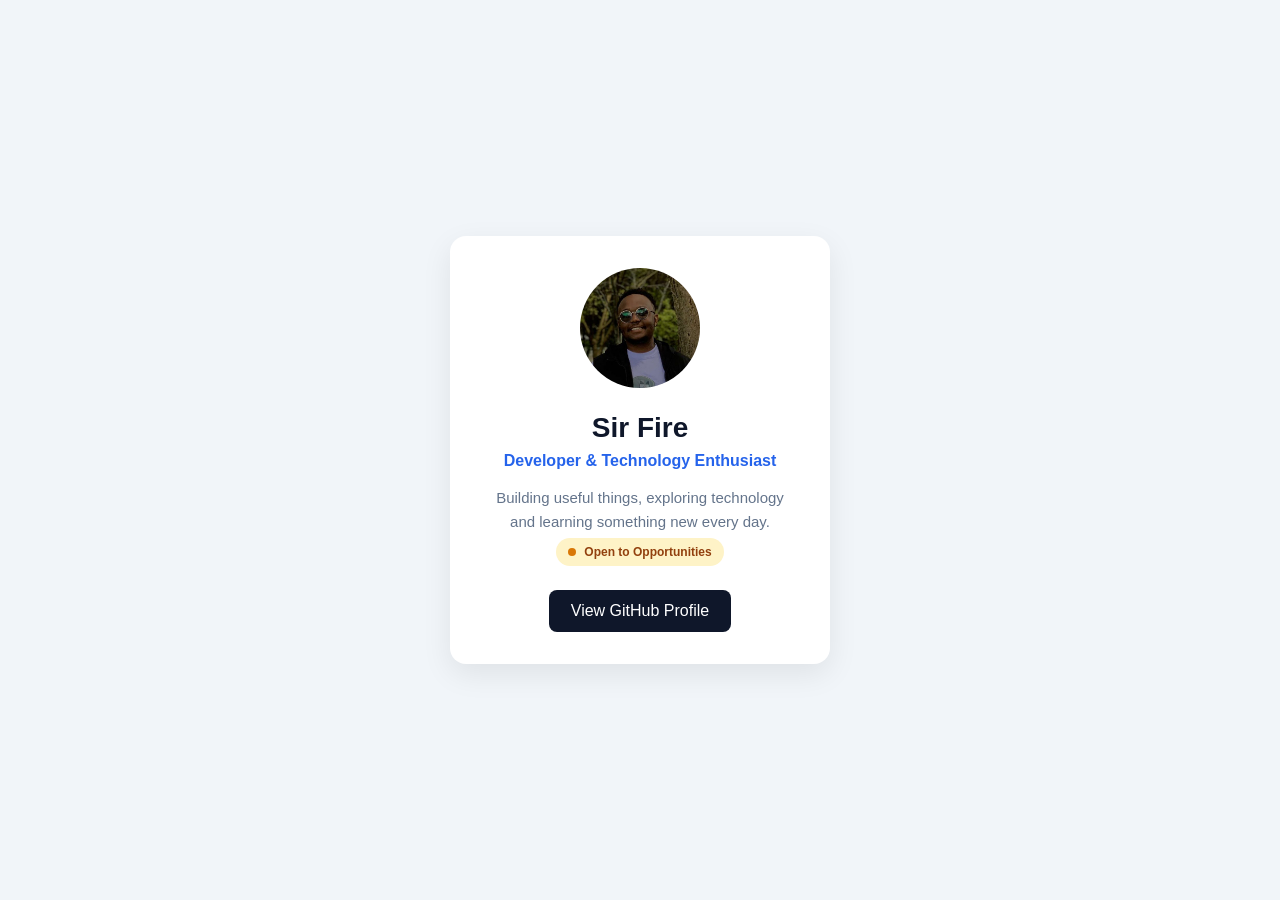
<file: html-css/profile-card/index.html>
<!DOCTYPE html>
<html lang="en">
<head>
    <meta charset="UTF-8">
    <meta name="viewport" content="width=device-width, initial-scale=1.0">
    <meta name="description" content="A personal profile card.">
    <title>Personal Profile Card</title>
    <link rel="stylesheet" href="style.css">
    <script src="script.js" defer></script>
</head>
<body>

    <main>
        <article class="profile-card">
            <div class="profile-image">
                <img src="images/brandon_dp.jpg" alt="Sir Fire Portrait">
            </div>

            <div class="profile-details">
                <h1>Sir Fire</h1>
                <p class="role">Developer & Technology Enthusiast</p>
                <p class="bio">
                    Building useful things, exploring technology
                    and learning something new every day.
                </p>
                <p class="availability">
                    <span class="status-dot"></span>
                    Open to Opportunities
                </p>
            </div>

            <div class="profile-actions">
                <a
                    href="https://github.com/sirfireprojects"
                    target="_blank"
                    rel="noopener noreferrer"
                    id="github-link"
                >
                    View GitHub Profile
                </a>
            </div>
        </article>
    </main>

</body>
</html>
</file>
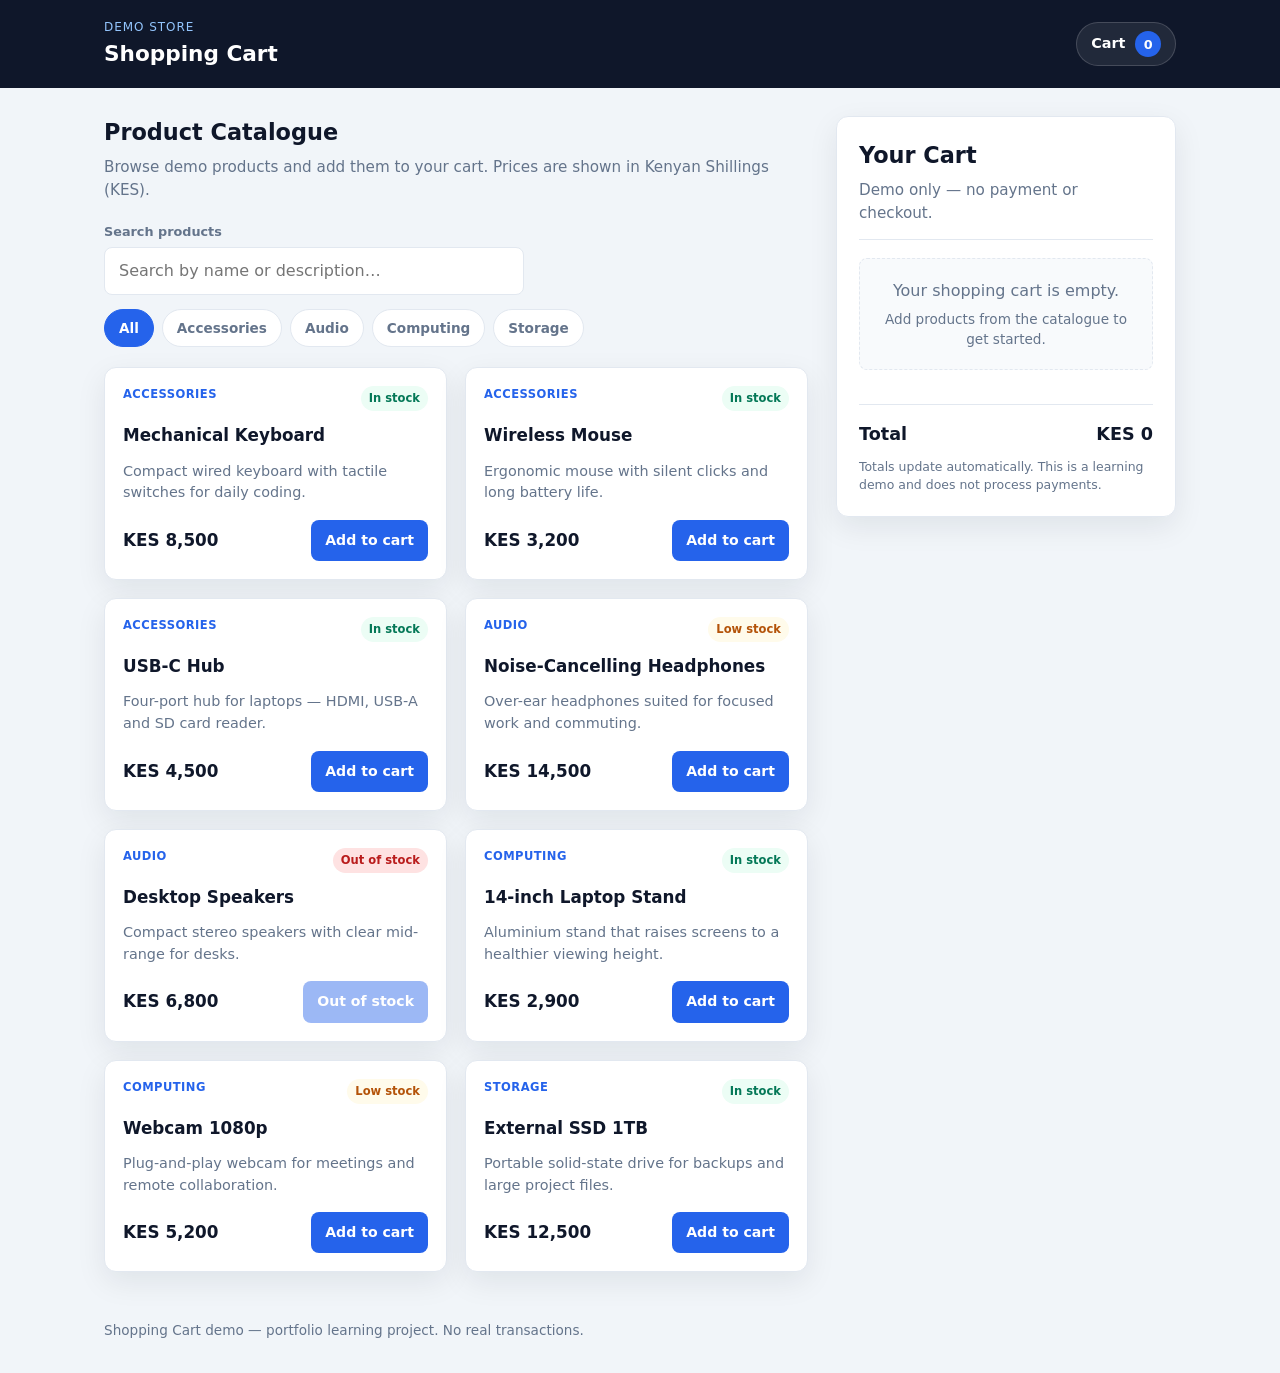
<file: html-css/shopping-cart/index.html>
<!DOCTYPE html>
<html lang="en">
<head>
    <meta charset="UTF-8">
    <meta name="viewport" content="width=device-width, initial-scale=1.0">
    <meta name="description" content="A demo shopping cart with product catalogue, search, filtering and localStorage persistence.">
    <title>Shopping Cart | Demo Store</title>
    <link rel="stylesheet" href="style.css">
    <script src="script.js" defer></script>
</head>
<body>

    <header class="site-header">
        <div class="site-header__inner">
            <div class="brand">
                <p class="brand__eyebrow">Demo Store</p>
                <h1 class="brand__title">Shopping Cart</h1>
            </div>

            <a
                class="cart-badge"
                href="#cart"
                id="cart-badge"
                aria-label="Shopping cart, 0 items"
            >
                <span class="cart-badge__label">Cart</span>
                <span id="cart-count" class="cart-badge__count">0</span>
            </a>
        </div>
    </header>

    <p id="cart-announcer" class="visually-hidden" aria-live="polite" aria-atomic="true"></p>

    <main class="page">
        <section class="catalogue" aria-labelledby="catalogue-heading">
            <div class="catalogue__header">
                <div>
                    <h2 id="catalogue-heading">Product Catalogue</h2>
                    <p class="catalogue__intro">Browse demo products and add them to your cart. Prices are shown in Kenyan Shillings (KES).</p>
                </div>

                <div class="catalogue__controls">
                    <div class="search-field">
                        <label for="product-search">Search products</label>
                        <input
                            type="search"
                            id="product-search"
                            placeholder="Search by name or description…"
                            autocomplete="off"
                        >
                    </div>

                    <div
                        id="category-filters"
                        class="category-filters"
                        role="group"
                        aria-label="Filter by category"
                    ></div>
                </div>
            </div>

            <p id="catalogue-status" class="status-message" role="status" hidden></p>
            <div id="product-grid" class="product-grid"></div>
        </section>

        <aside id="cart" class="cart-panel" aria-labelledby="cart-heading">
            <div class="cart-panel__header">
                <h2 id="cart-heading">Your Cart</h2>
                <p class="cart-panel__note">Demo only — no payment or checkout.</p>
            </div>

            <div id="cart-empty" class="empty-state" role="status" hidden>
                <p>Your shopping cart is empty.</p>
                <p class="empty-state__hint">Add products from the catalogue to get started.</p>
            </div>

            <ul id="cart-items" class="cart-items"></ul>

            <div class="cart-summary">
                <div class="cart-summary__row cart-summary__row--total">
                    <span>Total</span>
                    <span>KES <span id="cart-total">0</span></span>
                </div>
                <p class="cart-summary__disclaimer">Totals update automatically. This is a learning demo and does not process payments.</p>
            </div>
        </aside>
    </main>

    <footer class="site-footer">
        <p>Shopping Cart demo — portfolio learning project. No real transactions.</p>
    </footer>

</body>
</html>
</file>
<file: html-css/profile-card/style.css>
/* 1. Basic reset */
* {
    margin: 0;
    padding: 0;
    box-sizing: border-box;
}

/* 2. Page layout */
body {
    font-family: Arial, sans-serif;
    background-color: #f1f5f9;
    min-height: 100vh;

    display: flex;
    justify-content: center;
    align-items: center;
    padding: 24px;
}

/* 3. Profile card */
.profile-card {
    background-color: #ffffff;
    width: 100%;
    max-width: 380px;
    padding: 32px;
    border-radius: 16px;
    text-align: center;
    box-shadow: 0 10px 30px rgba(0, 0, 0, 0.08);
}

/* 4. Profile image */
.profile-image img {
    width: 120px;
    height: 120px;
    border-radius: 50%;
    object-fit: cover;
    margin-bottom: 20px;
}

/* 5. Profile details */
.profile-details h1 {
    color: #0f172a;
    font-size: 28px;
    margin-bottom: 8px;
}

.role {
    color: #2563eb;
    font-weight: 600;
    margin-bottom: 16px;
}

.bio {
    color: #64748b;
    font-size: 15px;
    line-height: 1.6;
}

/* 6. Availability status */
.availability {
    display: inline-flex;
    align-items: center;
    gap: 8px;
    margin-top: 4px;
    padding: 7px 12px;
    background-color: #fef3c7;
    color: #92400e;
    border-radius: 20px;
    font-size: 12px;
    font-weight: 600;
}

.status-dot {
    width: 8px;
    height: 8px;
    background-color: #d97706;
    border-radius: 50%;
}

/* 7. Profile action */
.profile-actions {
    margin-top: 24px;
}

.profile-actions a {
    display: inline-block;
    background-color: #0f172a;
    color: #ffffff;
    text-decoration: none;
    padding: 12px 22px;
    border-radius: 8px;
    transition: background-color 0.3s ease;
}

.profile-actions a:hover {
    background-color: #2563eb;
}

/* 8. Mobile layout */
@media (max-width: 768px) {
    body {
        align-items: flex-start;
    }
}
</file>
<file: html-css/shopping-cart/style.css>
/* =========================================
   1. Tokens & reset
   ========================================= */

:root {
    --color-bg: #f1f5f9;
    --color-surface: #ffffff;
    --color-surface-muted: #f8fafc;
    --color-border: #e2e8f0;
    --color-text: #0f172a;
    --color-text-muted: #64748b;
    --color-navy: #0f172a;
    --color-blue: #2563eb;
    --color-blue-dark: #1d4ed8;
    --color-success-bg: #ecfdf5;
    --color-success-text: #047857;
    --color-warning-bg: #fffbeb;
    --color-warning-text: #b45309;
    --color-danger-bg: #fee2e2;
    --color-danger-text: #b91c1c;
    --shadow: 0 10px 30px rgba(15, 23, 42, 0.08);
    --radius: 12px;
    --focus-ring: 0 0 0 3px rgba(37, 99, 235, 0.35);
    --font: "Segoe UI", system-ui, -apple-system, sans-serif;
}

*,
*::before,
*::after {
    margin: 0;
    padding: 0;
    box-sizing: border-box;
}

html {
    scroll-behavior: smooth;
}

body {
    font-family: var(--font);
    background-color: var(--color-bg);
    color: var(--color-text);
    min-height: 100vh;
    line-height: 1.5;
}

img {
    max-width: 100%;
    display: block;
}

button,
input {
    font: inherit;
}

button {
    cursor: pointer;
}

button:disabled {
    cursor: not-allowed;
    opacity: 0.45;
}

a {
    color: inherit;
    text-decoration: none;
}

ul {
    list-style: none;
}

.visually-hidden {
    position: absolute;
    width: 1px;
    height: 1px;
    padding: 0;
    margin: -1px;
    overflow: hidden;
    clip: rect(0, 0, 0, 0);
    white-space: nowrap;
    border: 0;
}

/* =========================================
   2. Header & footer
   ========================================= */

.site-header {
    background: var(--color-navy);
    color: #ffffff;
    position: sticky;
    top: 0;
    z-index: 10;
}

.site-header__inner {
    max-width: 1120px;
    margin: 0 auto;
    padding: 18px 24px;
    display: flex;
    align-items: center;
    justify-content: space-between;
    gap: 16px;
}

.brand__eyebrow {
    font-size: 12px;
    letter-spacing: 0.08em;
    text-transform: uppercase;
    color: #93c5fd;
    margin-bottom: 2px;
}

.brand__title {
    font-size: 1.35rem;
    font-weight: 700;
}

.cart-badge {
    display: inline-flex;
    align-items: center;
    gap: 10px;
    background: rgba(255, 255, 255, 0.08);
    border: 1px solid rgba(255, 255, 255, 0.16);
    border-radius: 999px;
    padding: 8px 14px;
    transition: background-color 0.2s ease;
}

.cart-badge:hover {
    background: rgba(37, 99, 235, 0.35);
}

.cart-badge:focus-visible {
    background: rgba(37, 99, 235, 0.35);
    outline: 2px solid #93c5fd;
    outline-offset: 2px;
}

.cart-badge__label {
    font-size: 0.9rem;
    font-weight: 600;
}

.cart-badge__count {
    min-width: 1.6rem;
    height: 1.6rem;
    padding: 0 6px;
    border-radius: 999px;
    background: var(--color-blue);
    display: inline-flex;
    align-items: center;
    justify-content: center;
    font-size: 0.8rem;
    font-weight: 700;
}

.site-footer {
    max-width: 1120px;
    margin: 0 auto;
    padding: 8px 24px 32px;
    color: var(--color-text-muted);
    font-size: 0.85rem;
}

/* =========================================
   3. Page layout
   ========================================= */

.page {
    max-width: 1120px;
    margin: 0 auto;
    padding: 28px 24px 40px;
    display: grid;
    grid-template-columns: minmax(0, 1fr) 340px;
    gap: 28px;
    align-items: start;
}

/* =========================================
   4. Catalogue
   ========================================= */

.catalogue__header {
    display: grid;
    gap: 20px;
    margin-bottom: 20px;
}

.catalogue h2,
.cart-panel h2 {
    font-size: 1.4rem;
    color: var(--color-navy);
    margin-bottom: 6px;
}

.catalogue__intro,
.cart-panel__note {
    color: var(--color-text-muted);
    font-size: 0.95rem;
}

.catalogue__controls {
    display: grid;
    gap: 14px;
}

.search-field label {
    display: block;
    font-size: 0.8rem;
    font-weight: 600;
    color: var(--color-text-muted);
    margin-bottom: 6px;
}

.search-field input {
    width: 100%;
    max-width: 420px;
    padding: 11px 14px;
    border: 1px solid var(--color-border);
    border-radius: 8px;
    background: var(--color-surface);
    color: var(--color-text);
    outline: none;
}

.search-field input:focus {
    border-color: var(--color-blue);
    box-shadow: var(--focus-ring);
}

.category-filters {
    display: flex;
    flex-wrap: wrap;
    gap: 8px;
}

.filter-button {
    border: 1px solid var(--color-border);
    background: var(--color-surface);
    color: var(--color-text-muted);
    padding: 8px 14px;
    border-radius: 999px;
    font-size: 0.85rem;
    font-weight: 600;
}

.filter-button:hover {
    border-color: var(--color-blue);
    color: var(--color-blue);
}

.filter-button:focus-visible {
    border-color: var(--color-blue);
    color: var(--color-blue);
    outline: 2px solid var(--color-blue);
    outline-offset: 2px;
}

.filter-button.is-active {
    background: var(--color-blue);
    border-color: var(--color-blue);
    color: #ffffff;
}

.filter-button.is-active:hover,
.filter-button.is-active:focus-visible {
    color: #ffffff;
    border-color: var(--color-blue-dark);
    background: var(--color-blue-dark);
}

.status-message {
    margin-bottom: 16px;
    padding: 14px 16px;
    border-radius: 8px;
    background: var(--color-surface);
    border: 1px dashed var(--color-border);
    color: var(--color-text-muted);
}

.status-message--feedback {
    border-style: solid;
    border-color: #bfdbfe;
    background: #eff6ff;
    color: var(--color-blue-dark);
}

.product-grid {
    display: grid;
    grid-template-columns: repeat(auto-fill, minmax(230px, 1fr));
    gap: 18px;
}

.product-card {
    background: var(--color-surface);
    border: 1px solid var(--color-border);
    border-radius: var(--radius);
    box-shadow: var(--shadow);
    padding: 18px;
    display: flex;
    flex-direction: column;
    gap: 12px;
    min-height: 100%;
}

.product-card__top {
    display: flex;
    justify-content: space-between;
    align-items: flex-start;
    gap: 10px;
}

.product-card__category {
    font-size: 0.72rem;
    font-weight: 700;
    letter-spacing: 0.04em;
    text-transform: uppercase;
    color: var(--color-blue);
}

.stock-badge {
    font-size: 0.72rem;
    font-weight: 700;
    padding: 4px 8px;
    border-radius: 999px;
    white-space: nowrap;
}

.stock-badge--in-stock {
    background: var(--color-success-bg);
    color: var(--color-success-text);
}

.stock-badge--low-stock {
    background: var(--color-warning-bg);
    color: var(--color-warning-text);
}

.stock-badge--out-of-stock {
    background: var(--color-danger-bg);
    color: var(--color-danger-text);
}

.product-card__name {
    font-size: 1.05rem;
    color: var(--color-navy);
}

.product-card__description {
    color: var(--color-text-muted);
    font-size: 0.9rem;
    flex-grow: 1;
}

.product-card__footer {
    display: flex;
    align-items: center;
    justify-content: space-between;
    gap: 12px;
    margin-top: 4px;
}

.product-card__price {
    font-size: 1.05rem;
    font-weight: 700;
    color: var(--color-navy);
}

.add-button {
    background: var(--color-blue);
    color: #ffffff;
    border: none;
    border-radius: 8px;
    padding: 10px 14px;
    font-weight: 600;
    font-size: 0.88rem;
}

.add-button:hover:not(:disabled) {
    background: var(--color-blue-dark);
}

.add-button:focus-visible:not(:disabled) {
    background: var(--color-blue-dark);
    outline: 2px solid var(--color-navy);
    outline-offset: 2px;
}

/* =========================================
   5. Cart panel
   ========================================= */

.cart-panel {
    background: var(--color-surface);
    border: 1px solid var(--color-border);
    border-radius: var(--radius);
    box-shadow: var(--shadow);
    padding: 22px;
    position: sticky;
    top: 88px;
}

.cart-panel__header {
    margin-bottom: 18px;
    padding-bottom: 14px;
    border-bottom: 1px solid var(--color-border);
}

.empty-state {
    background: var(--color-surface-muted);
    border: 1px dashed var(--color-border);
    border-radius: 8px;
    padding: 20px 16px;
    text-align: center;
    color: var(--color-text-muted);
    margin-bottom: 16px;
}

.empty-state__hint {
    margin-top: 6px;
    font-size: 0.85rem;
}

.cart-items {
    display: grid;
    gap: 12px;
    margin-bottom: 18px;
}

.cart-item {
    display: grid;
    gap: 10px;
    padding: 14px;
    background: var(--color-surface-muted);
    border: 1px solid var(--color-border);
    border-radius: 10px;
}

.cart-item__info {
    display: grid;
    gap: 2px;
}

.cart-item__name {
    font-weight: 700;
    color: var(--color-navy);
}

.cart-item__meta {
    font-size: 0.85rem;
    color: var(--color-text-muted);
}

.cart-item__controls {
    display: flex;
    align-items: center;
    justify-content: space-between;
    gap: 12px;
    flex-wrap: wrap;
}

.quantity-controls {
    display: inline-flex;
    align-items: center;
    gap: 8px;
    background: var(--color-surface);
    border: 1px solid var(--color-border);
    border-radius: 8px;
    padding: 4px;
}

.quantity-button {
    width: 32px;
    height: 32px;
    border: none;
    border-radius: 6px;
    background: var(--color-bg);
    color: var(--color-navy);
    font-weight: 700;
}

.quantity-button:hover:not(:disabled) {
    background: #dbeafe;
    color: var(--color-blue);
}

.quantity-button:focus-visible:not(:disabled) {
    background: #dbeafe;
    color: var(--color-blue);
    outline: 2px solid var(--color-blue);
    outline-offset: 1px;
}

.quantity-value {
    min-width: 1.5rem;
    text-align: center;
    font-weight: 700;
}

.cart-item__subtotal {
    font-weight: 700;
    color: var(--color-navy);
    font-size: 0.95rem;
}

.remove-button {
    background: var(--color-danger-bg);
    color: var(--color-danger-text);
    border: none;
    padding: 8px 12px;
    border-radius: 6px;
    font-size: 0.8rem;
    font-weight: 700;
}

.remove-button:hover {
    background: #fecaca;
}

.remove-button:focus-visible {
    background: #fecaca;
    outline: 2px solid var(--color-danger-text);
    outline-offset: 2px;
}

.cart-summary {
    border-top: 1px solid var(--color-border);
    padding-top: 16px;
    display: grid;
    gap: 10px;
}

.cart-summary__row {
    display: flex;
    justify-content: space-between;
    gap: 12px;
    color: var(--color-text-muted);
    font-size: 0.95rem;
}

.cart-summary__row--total {
    color: var(--color-navy);
    font-size: 1.1rem;
    font-weight: 700;
}

.cart-summary__disclaimer {
    font-size: 0.78rem;
    color: var(--color-text-muted);
    line-height: 1.45;
}

/* =========================================
   6. Responsive
   ========================================= */

@media (max-width: 900px) {
    .page {
        grid-template-columns: 1fr;
    }

    .cart-panel {
        position: static;
        order: 2;
    }

    .catalogue {
        order: 1;
    }
}

@media (max-width: 600px) {
    .site-header__inner,
    .page,
    .site-footer {
        padding-left: 16px;
        padding-right: 16px;
    }

    .brand__title {
        font-size: 1.15rem;
    }

    .product-grid {
        grid-template-columns: 1fr;
    }

    .product-card__footer {
        flex-direction: column;
        align-items: stretch;
    }

    .add-button {
        width: 100%;
    }

    .cart-item__controls {
        flex-direction: column;
        align-items: stretch;
    }

    .cart-item__controls .remove-button {
        width: 100%;
    }

    .quantity-controls {
        justify-content: space-between;
    }
}

@media (prefers-reduced-motion: reduce) {
    html {
        scroll-behavior: auto;
    }

    .cart-badge,
    .add-button,
    .filter-button {
        transition: none;
    }
}
</file>
